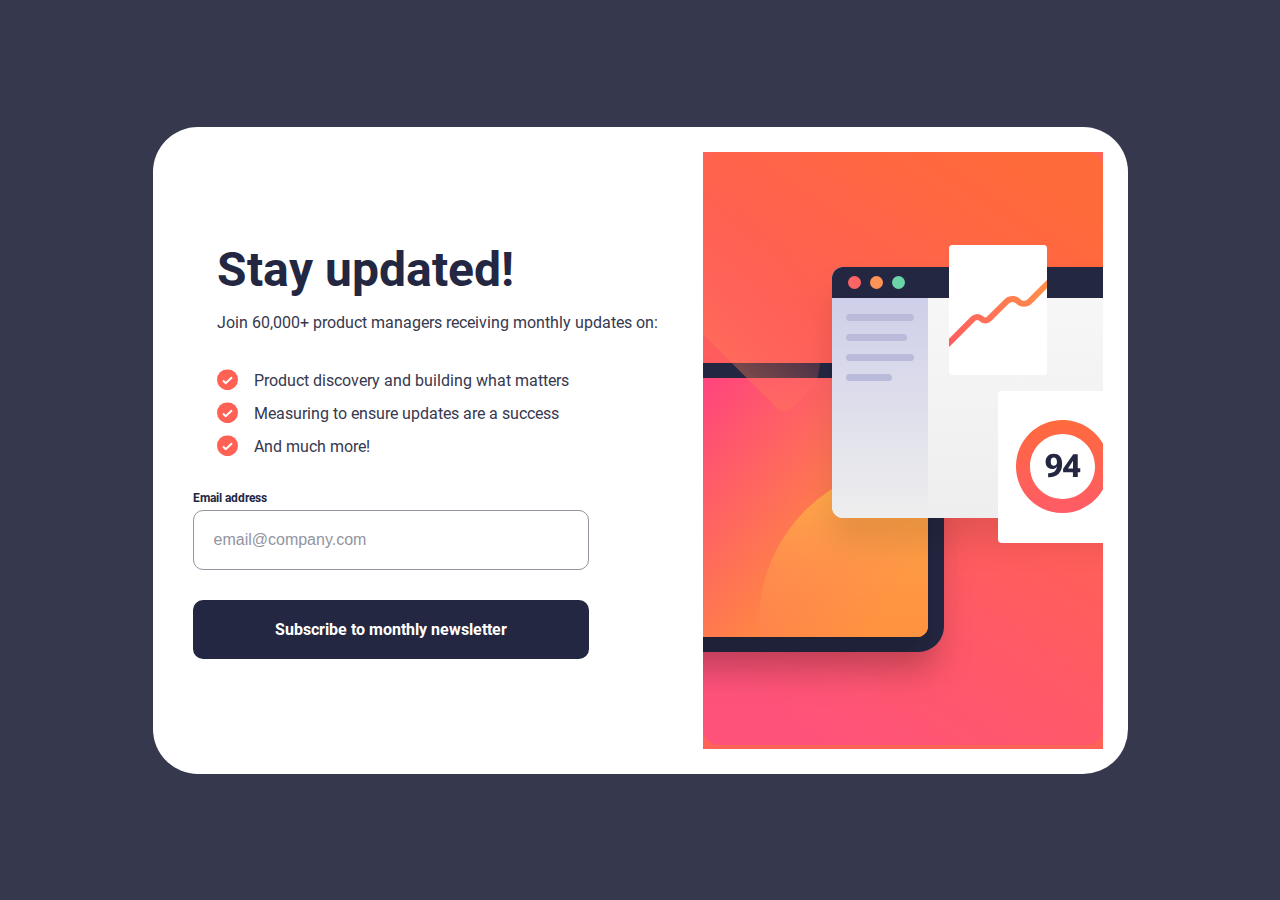
<file: index.html>
<!DOCTYPE html>
<html lang="en">

<head>
  <meta charset="UTF-8">
  <meta name="viewport" content="width=device-width, initial-scale=1.0">
  <!-- displays site properly based on user's device -->

  <link rel="icon" type="image/png" sizes="32x32" href="./assets/images/favicon-32x32.png">
  <link rel="stylesheet" href="style.css">

  <title>Frontend Mentor | Newsletter sign-up form with success message</title>

</head>
<script src="./script.js"></script>
<body>
  <div class="background">
    <div class="container">

      <div class="content">

        <h1>Stay updated!</h1>
        <p>Join 60,000+ product managers receiving monthly updates on:</p>
        
        <ul class="list">

          <li>Product discovery and building what matters</li>
          <li>Measuring to ensure updates are a success</li>
          <li>And much more!</li>
        
        </ul>

       <div class="form">

        <div class="spans">
          <span>Email address</span>
          <span class="error-alert">Valid email required</span>
        </div>

        
          <form> 
            <input type="email" name="email" id="email" class="email" placeholder="email@company.com">
            <button class="btn">Subscribe to monthly newsletter</button>
          </form>
       </div>

      </div>

      <div class="img-container">
        <img src="./assets/images/illustration-sign-up-desktop.svg" alt="" class="img-desktop">
        <img src="./assets/images/illustration-sign-up-mobile.svg" alt="" class="img-mobile">
      </div>

    </div>


    <div class="success-container invisible">

      <div class="success-container-content">
        <img src="./assets/images/icon-success.svg" alt="">

        <h1>Thanks for subscribing!</h1>
        <p>
          A confirmation email has been sent to <span class="email-span">ash@loremcompany.com</span>.
          Please open it and click the button inside to confirm your subscription.
        </p>

        <button class="btn dismiss">Dismiss message</button>

      </div>

    </div>
  </div>
</body>

</html>
</file>
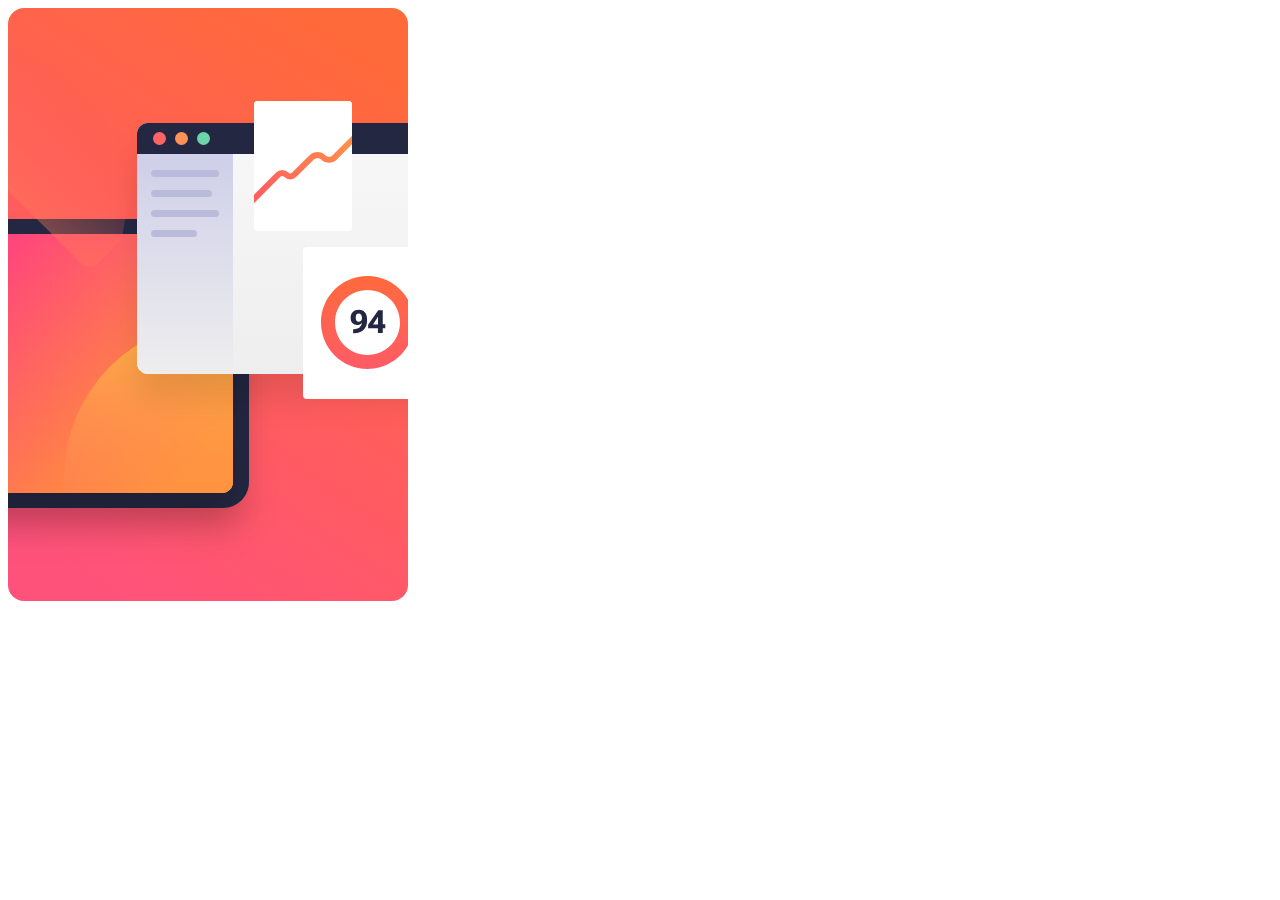
<file: a.html>
<!DOCTYPE html>
<html lang="en">
<head>
    <meta charset="UTF-8">
    <meta http-equiv="X-UA-Compatible" content="IE=edge">
    <meta name="viewport" content="width=device-width, initial-scale=1.0">
    <title>Document</title>
</head>
<body>
    <img src="./assets//images/illustration-sign-up-desktop.svg" alt="">
</body>
</html>
</file>
<file: style.css>
:root{
    --Tomato: hsl(4, 100%, 67%);
    --DarkSlateGrey: hsl(234, 29%, 20%);
    --CharcoalGrey: hsl(235, 18%, 26%);
    --Grey: hsl(231, 7%, 60%);
    --White: hsl(0, 0%, 100%);
}
*
{
    padding: 0;
    margin: 0;
}
@font-face {
    font-family: RobottoBold;
    src: url(./assets/fonts/Roboto-Bold.ttf);
}
@font-face {
    font-family: Robotto;
    src: url(./assets/fonts/Roboto-Regular.ttf);
}
body
{
    margin: 0;
    padding: 0;
}
.background
{
    background-color: var(--CharcoalGrey);
    min-height: 100vh;
    display: flex;
    align-items: center;
    justify-content: center;
}
.container
{
    background-color: var(--White);
    padding: 25px;
    border-radius: 45px;
    font-family: Robotto;
    display: flex;
    margin: 30px;
}

.content
{
    padding: 15px;
    display: flex;
    align-items: center;
    justify-content: center;
    flex-direction: column;
}
.content h1
{
    color: var(--DarkSlateGrey);
    font-family: RobottoBold;
    margin-bottom: 15px;
    font-size: 3em;
    width: 90%;
}
.content p 
{
    margin-bottom: 30px;
    color: var(--CharcoalGrey);
    font-size: 16px;
    width: 90%;
}
.list
{
    list-style: none;
    margin-bottom: 30px;
    width: 90%;
}
.list li
{
    margin-bottom: 5px;
    color: var(--CharcoalGrey);
}
.list li::before
{
    content: "";
    display: inline-block;
    background-image: url(./assets/images/icon-list.svg);
    background-repeat: no-repeat;
    transform: translateY(30%);
    width: 2em;
    height: 1.5em;
    margin-right: 5px;

}

.email
{
    background-color: transparent;
    border-radius: 10px;
    width: 80%;
    margin-bottom: 30px;
    margin-top: 5px;
    border: 1px solid var(--Grey);
    box-sizing: border-box;
    font-size: 16px;
    padding: 20px 10px 20px 20px;
    outline: none;
}
.email:focus
{
    border: 1px solid var(--DarkSlateGrey);
}
.form-error
{
    background-color: rgba(255, 98, 87, 0.15);
    color: var(--Tomato);
    border: 1px solid var(--Tomato);
    font-size: 16px;
}
.form-error:focus
{
    border: 1px solid var(--Tomato);
}
.form input::placeholder
{
    color: var(--Grey);
    font-size: 16px;
}
.btn
{
    background-color: var(--DarkSlateGrey);
    width: 80%;
    color: var(--White);
    font-family: RobottoBold;
    border: none;
    border-radius: 10px;
    font-size: 16px;
    padding: 20px 10px;
    text-align: center;
    transition: 0.2s;
}
.spans
{
    width: 80%;
    display: flex;
    justify-content: space-between;
}
.spans span:nth-child(1)
{
    color: var(--DarkSlateGrey);
    font-family: RobottoBold;
    font-size: 12px;
}
.error-alert
{
    color: var(--Tomato);
    font-family: RobottoBold;
    font-size: 12px;
    display: none;
}

.btn:hover
{
    background-image: linear-gradient(to right, rgb(255, 83, 123), var(--Tomato));
    box-shadow: 0 15px 20px 0px rgba(255, 98, 87, 0.3);
}
.img-container
{
    background-color: var(--Tomato);
    border-radius: 0;
}
.img-mobile
{
    display: none;
}




.success-container
{
    background-color: var(--White);
    border-radius: 30px;
    font-family: Robotto;
    display: flex;
    margin: 30px;
    align-items: center;
    justify-content: center;
    width: 450px;
    height: 500px;
    padding: 0px 20px;
}
.success-container-content
{
    display: flex;
    flex-direction: column;
    width: 80%;
    justify-content: space-around;
}
.success-container-content img
{
    width: 60px;
    margin-bottom: 30px;
}
.success-container-content h1
{
    color: var(--DarkSlateGrey);
    font-family: RobottoBold;
    margin-bottom: 15px;
    font-size: 3em;
}
.success-container-content p 
{
    margin-bottom: 30px;
    color: var(--DarkSlateGrey);
    font-size: 15px;
    line-height: 20px;
}
.email-span
{
    font-weight: 700;
}



.visible
{
    display: block;
}

.invisible
{
    display: none;
}

@media screen and (max-width: 375px)
{
    .content h1
    {
        font-size: 2em;
        font-weight: 400;
        width: 95%;
        margin-bottom: 30px;
    }
    .content p 
    {
        width: 95%;
    }
    .content ul
    {
        width: 95%;
        margin-bottom: 30px;
    }
    .img-desktop
    {
        display: none;
    }
    .img-mobile
    {
        display: block;
    }
    .background
    {
        background-color: rgb(255, 255, 255);
    }
    .container
    {
        padding: 0px;
        flex-direction: column;
        border-radius: 0;
        min-height: 100vh;
        min-width: 100vw;
        margin: 0;
    }
    .img-container
    {
        order: 0;
        background-color: transparent;
    }
   .img-container img
    {
        width: 100%;
    }
    .container form 
    {
        
        display: flex;
        flex-direction: column;
        align-items: center;
        justify-content: center;
    }
    .content
    {
        order: 1;
    }
    .btn
    {
        width: 100%;
        padding: 20px 70px;
        font-size: 12px;
    }
    .spans
    {
        width: 100%;
    }
    .email
    {
        width: 100%;
    }
    .form input::placeholder
    {
        font-size: 12px;
    }

    .success-container
    {
        padding: 0;
        justify-content: center;
        min-width: 100vw;
        min-height: 100vh;
        border-radius: 0;
    }
    .success-container-content
    {
        padding: 0;
        width: 90%;
        height: 90%;
        justify-content: center;
    }
    .success-container-content h1
    {
        font-size: 2em;
        font-weight: 300;
    }
    .success-container-content p
    {
        width: 100%;
        margin-bottom: 99%;
    }

    .success-container-content button
    {
        width: 100%;
    }
}
</file>
